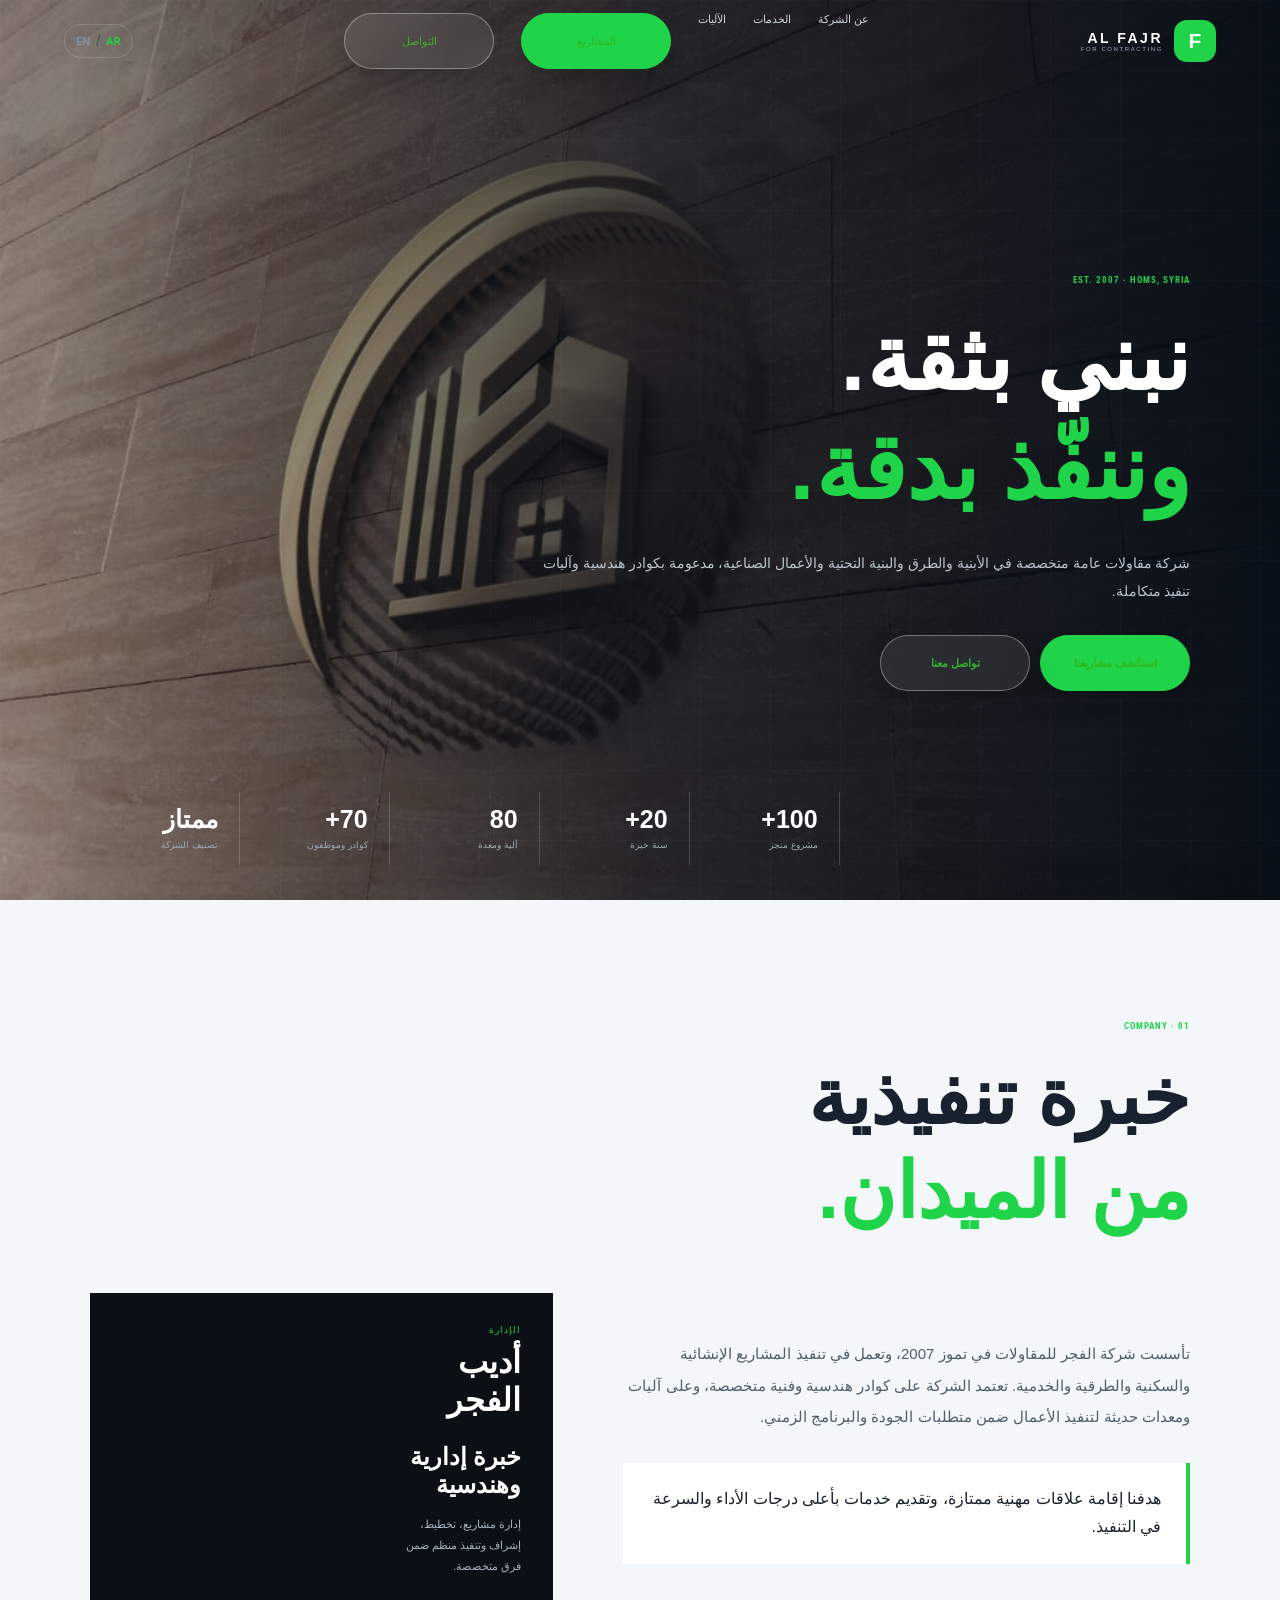
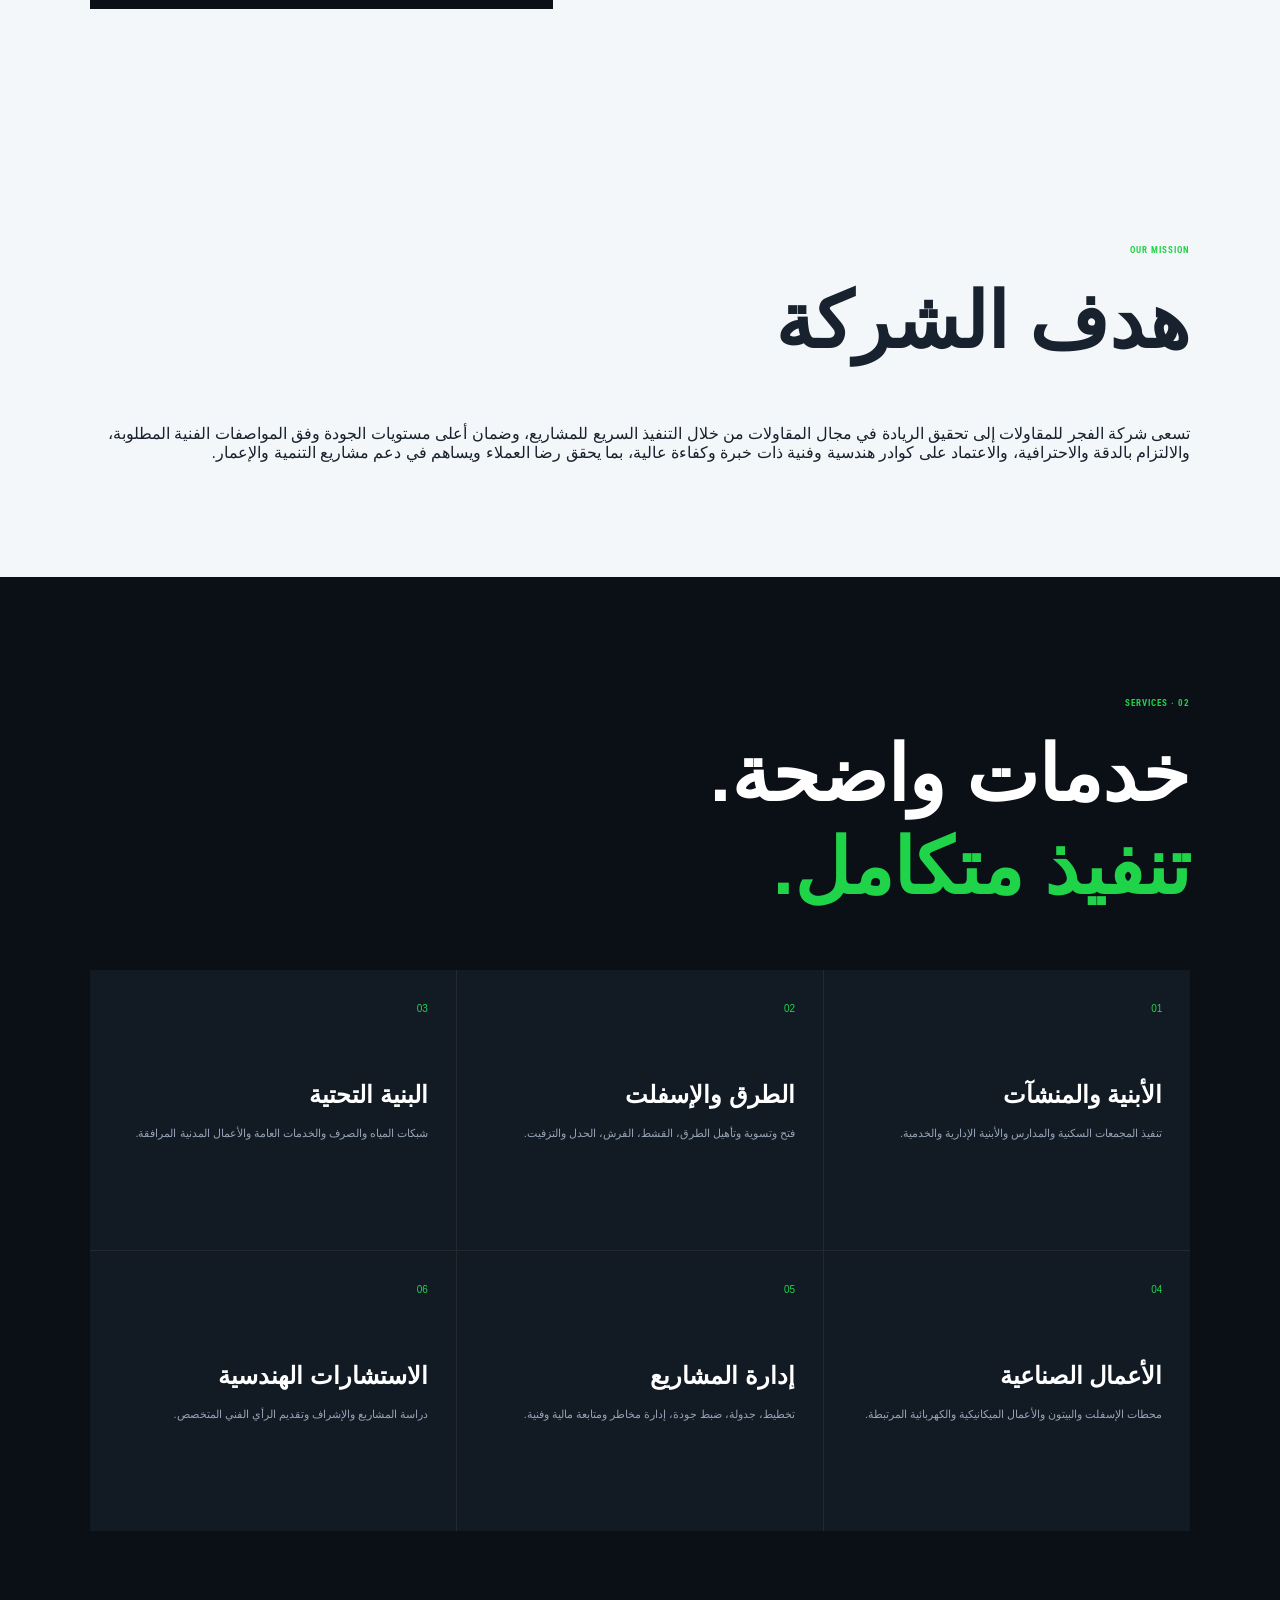
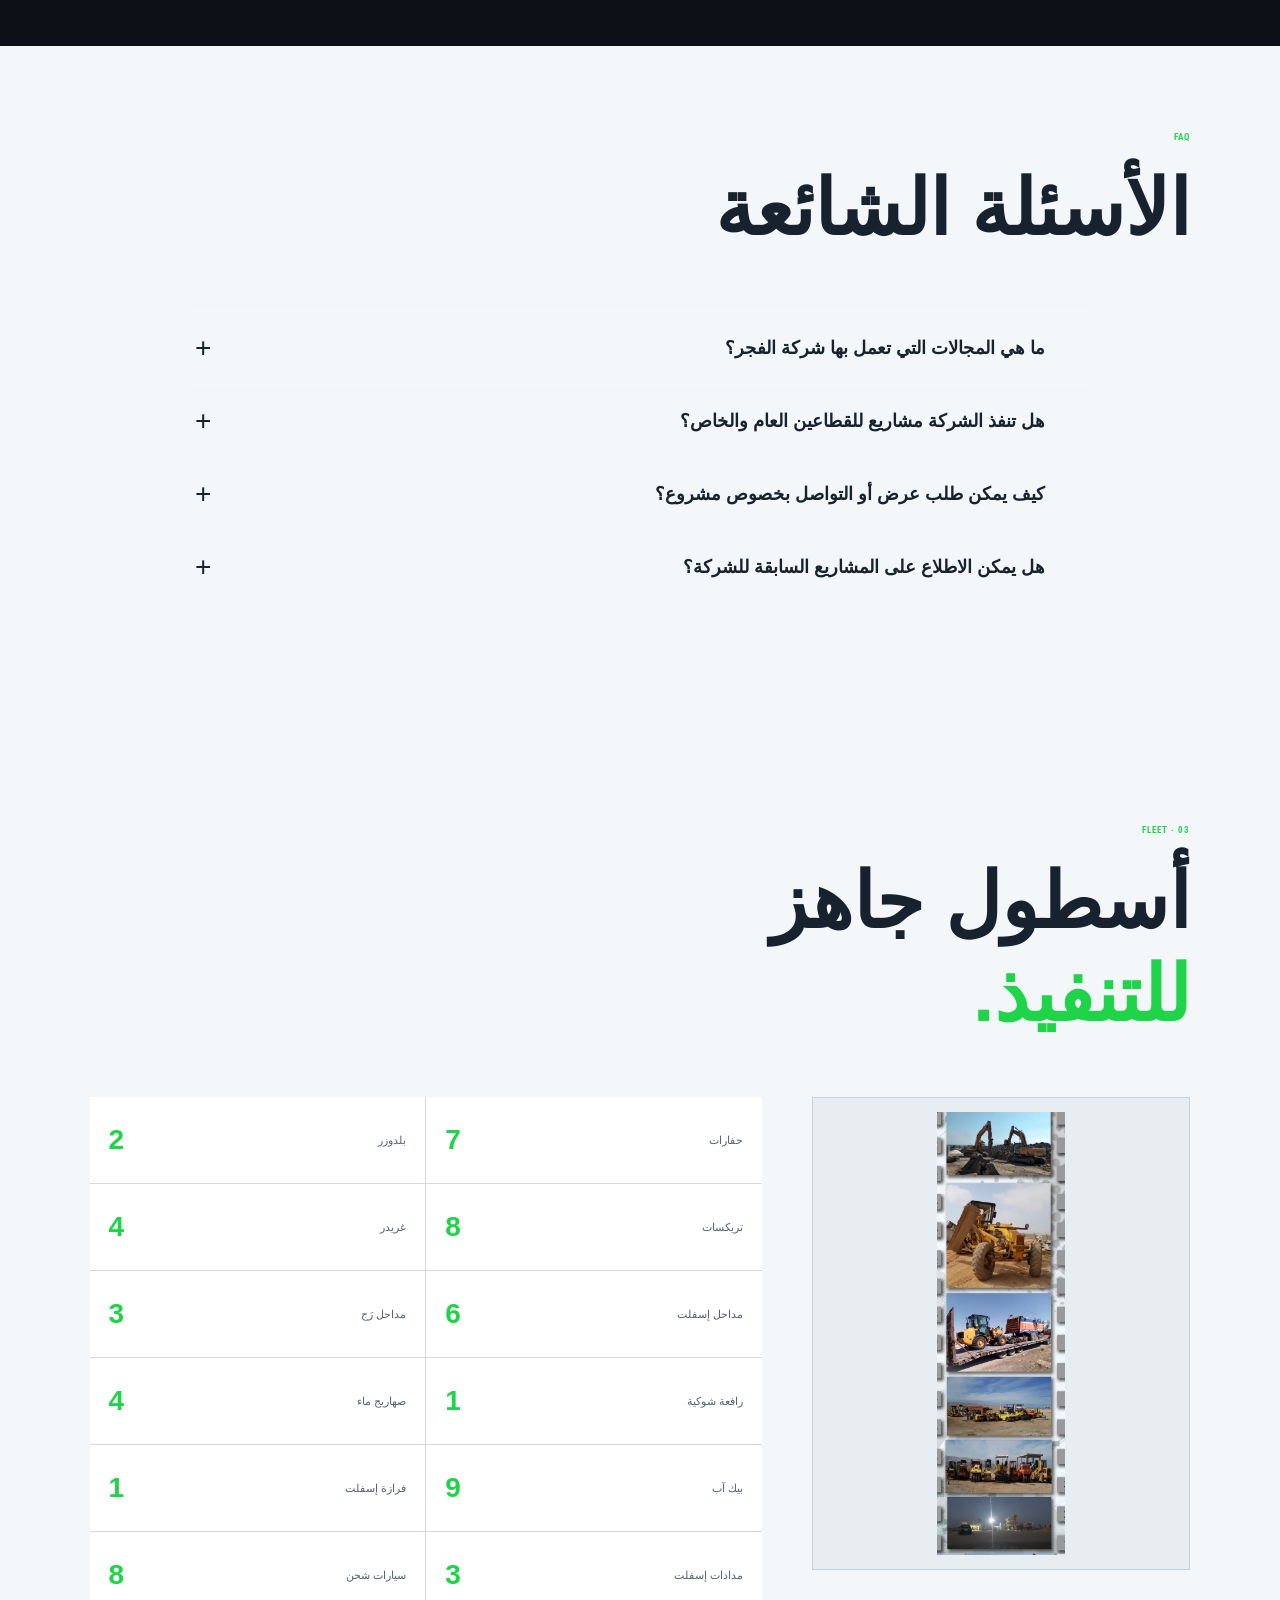
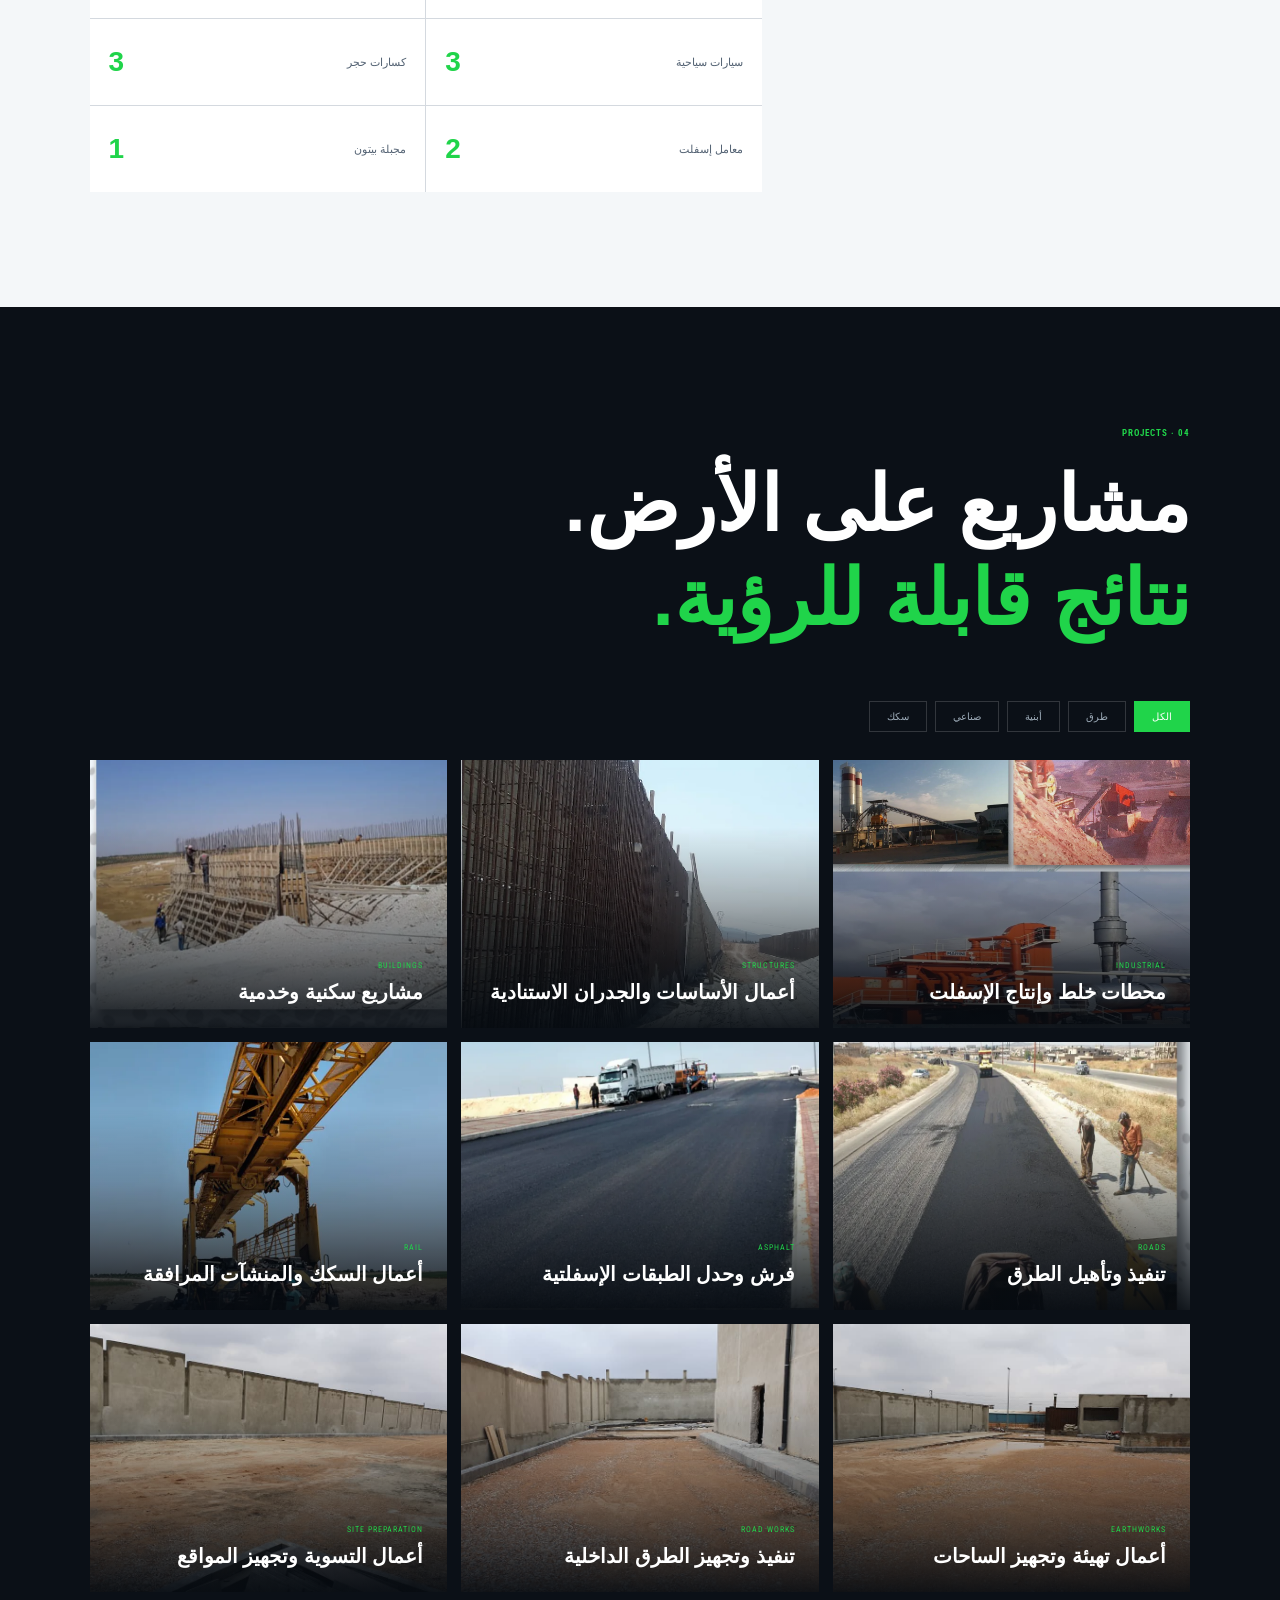
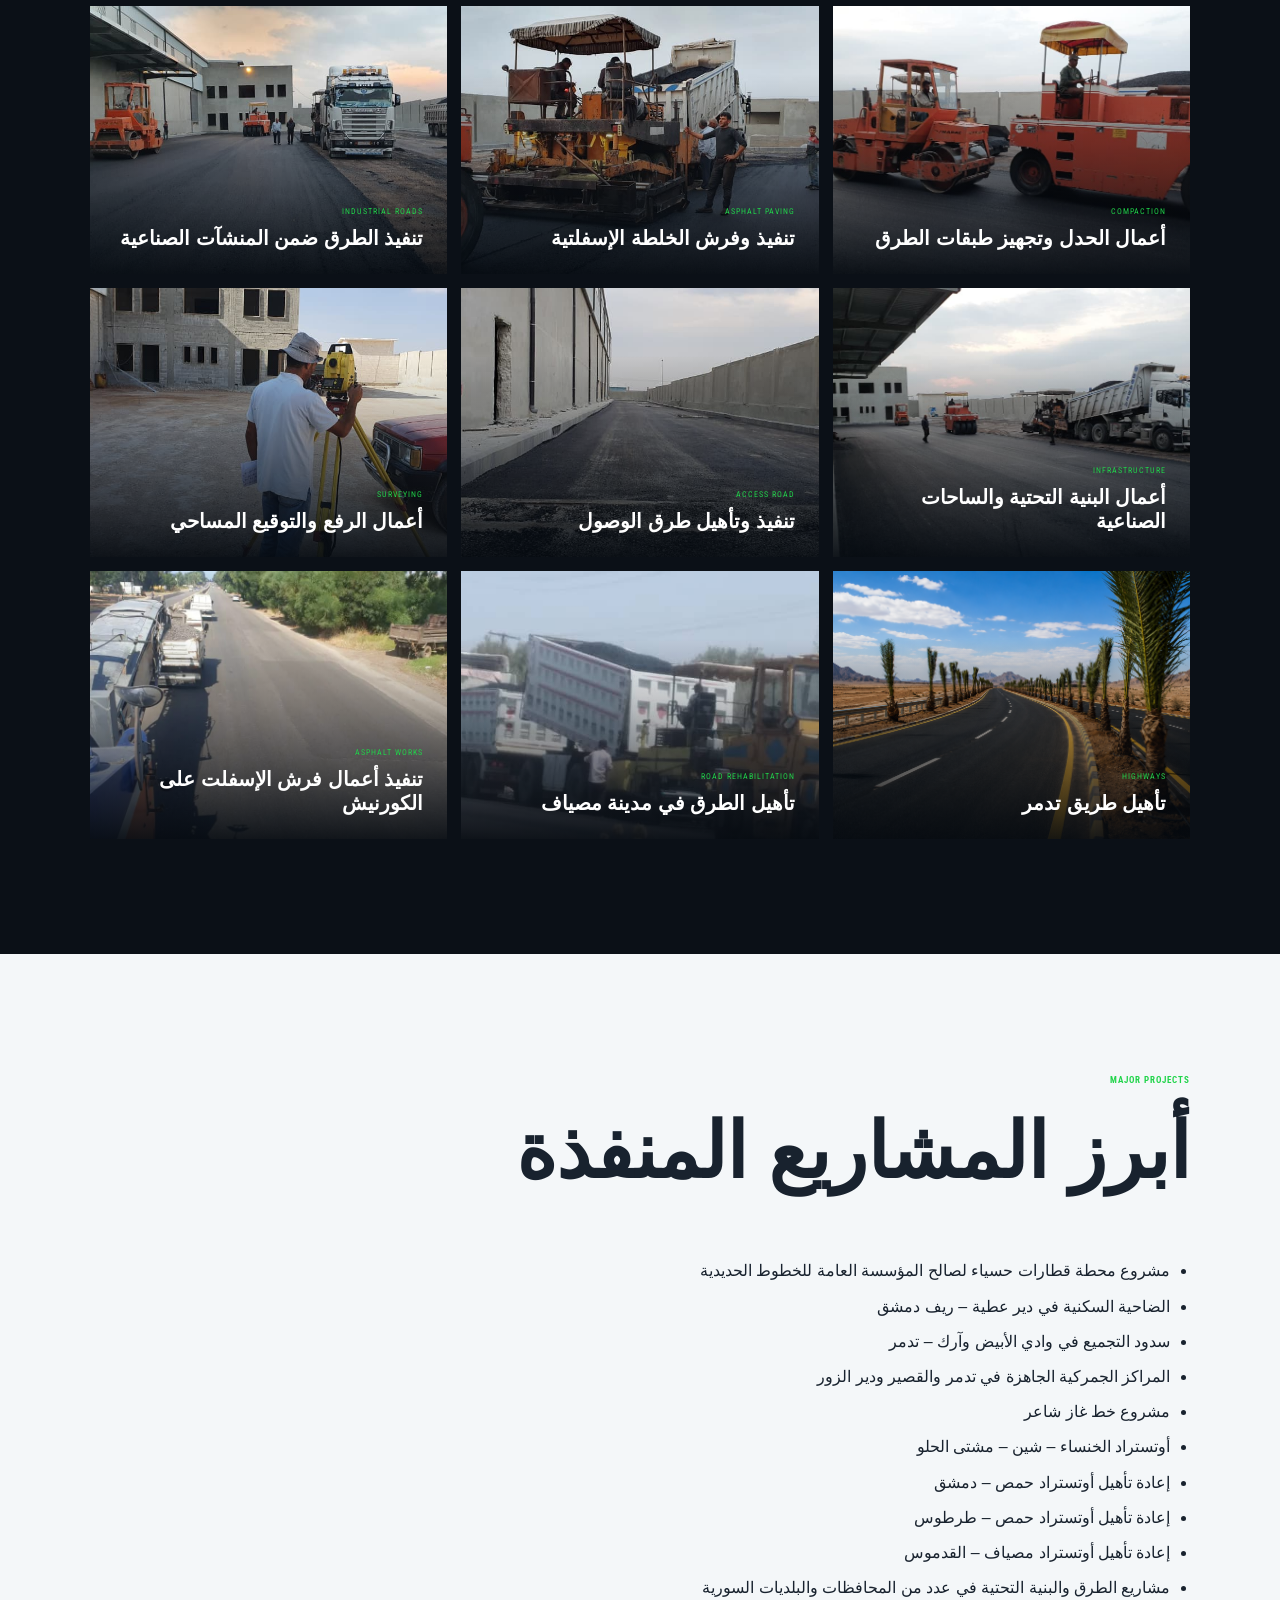
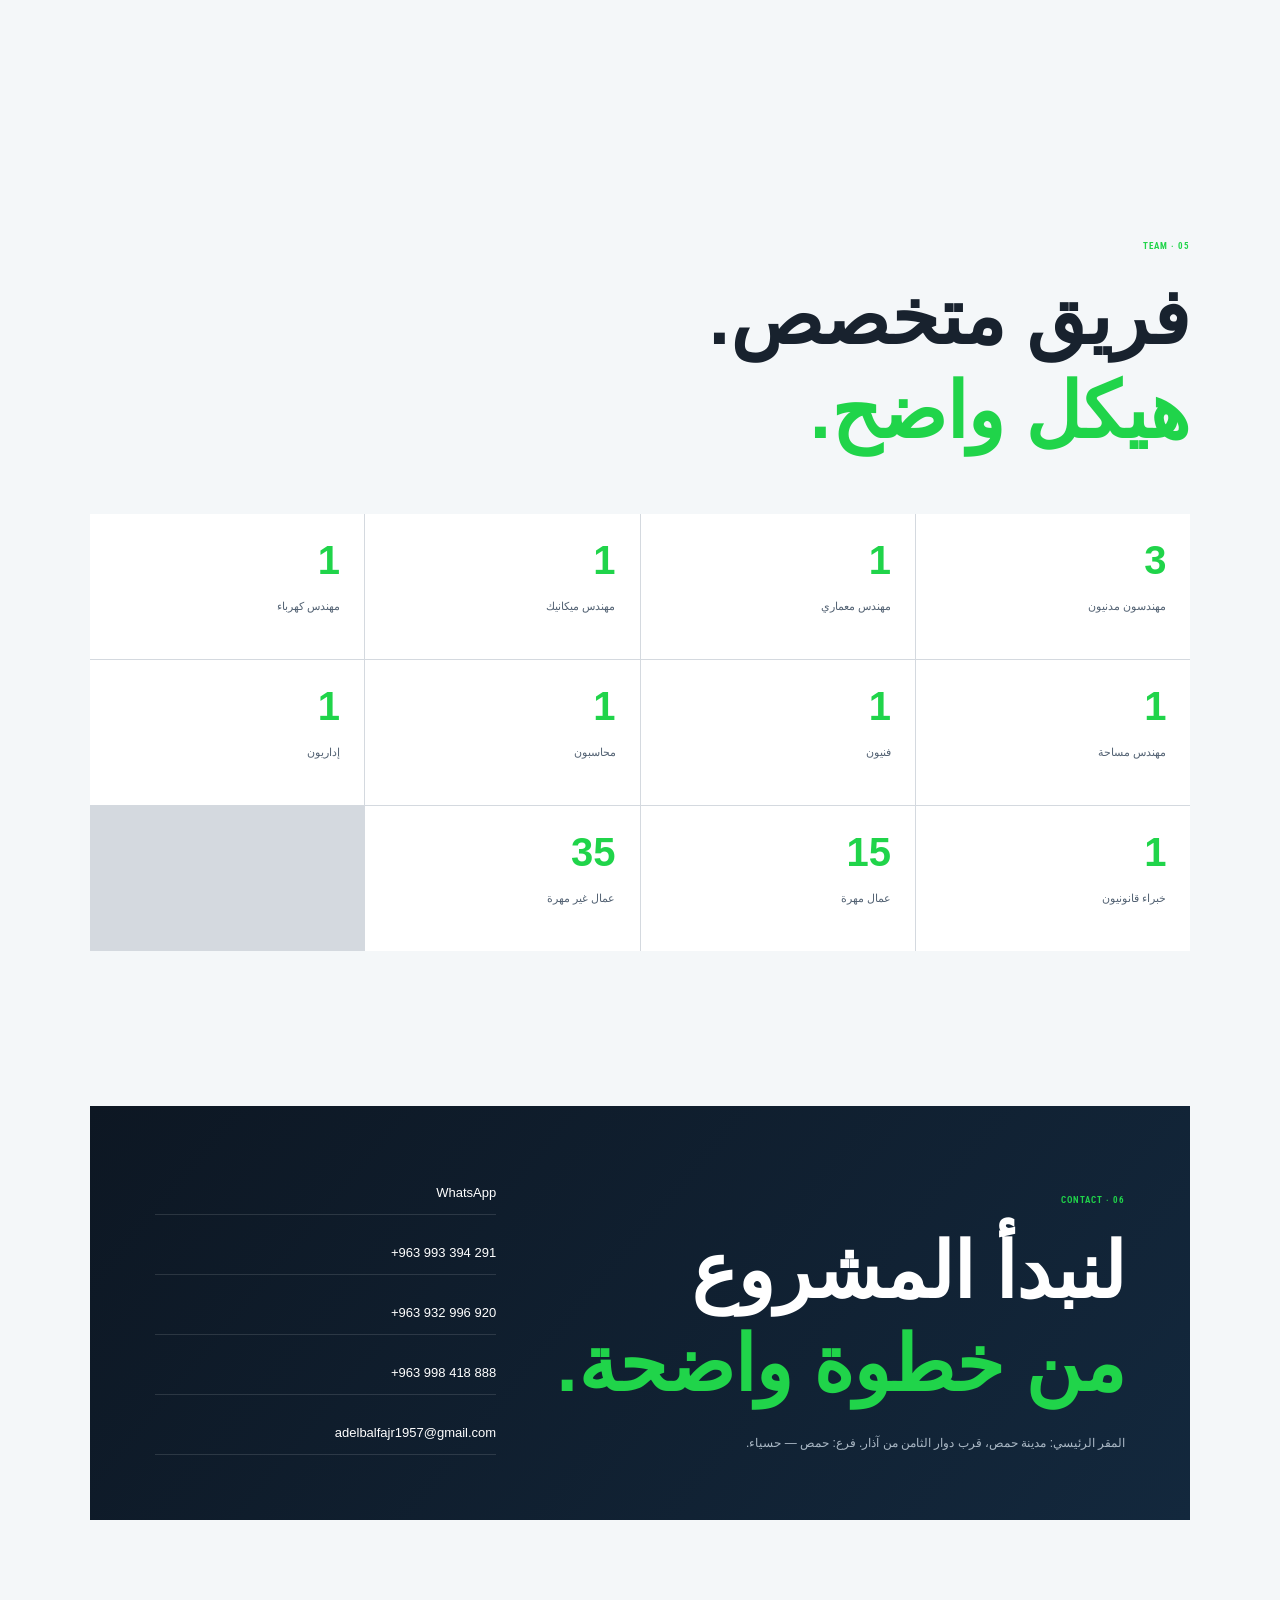
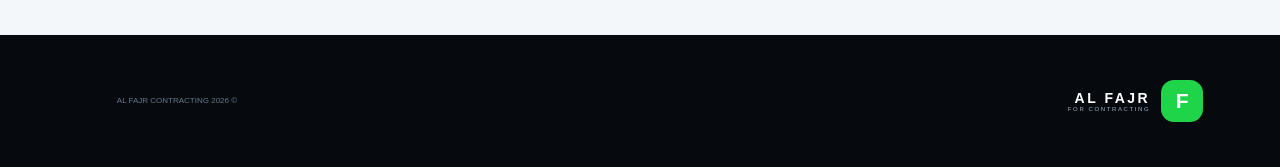
<file: index.html>
<!DOCTYPE html>
<html lang="ar" dir="rtl">
<head>
  <meta charset="UTF-8">
  <meta name="author" content="Al Fajr  Contracting Company">
  <meta name="viewport" content="width=device-width, initial-scale=1.0">
  <meta name="description" content="شركة الفجر للمقاولات — أعمال الطرق، الأبنية، البنية التحتية والمشاريع الصناعية.">
  <meta name="keywords" content="شركة مقاولات, الفجر, , طرق, بنية تحتية, إنشاءات, سوريا">
<title>شركة الفجر للمقاولات | AL FAJR Contracting</title>
<link rel="preconnect" href="https://fonts.googleapis.com">

<link rel="preconnect" href="https://fonts.gstatic.com" crossorigin>

<link
    href="https://fonts.googleapis.com/css2?family=Noto+Kufi+Arabic:wght@400;500;600;700;800&family=Roboto+Condensed:wght@400;500;600;700&display=swap"
    rel="stylesheet"
>
<link rel="stylesheet" href="style.css">
</head>
<body>
  <div class="intro" id="intro" aria-hidden="true">
    <div class="intro-mark">
      <span class="intro-icon">F</span>
      <div>
        <strong>AL FAJR</strong>
        <small>FOR CONTRACTING</small>
      </div>
    </div>
    <span class="intro-line"></span>
  </div>

  <header class="site-header" id="header">
    <a class="brand" href="#home" aria-label="Al Fajr Contracting">
      <span class="brand-icon">F</span>
      <span><strong>AL FAJR</strong><small>FOR CONTRACTING</small></span>
    </a>

    <nav id="nav">
      <a href="#about" data-ar="عن الشركة" data-en="About">عن الشركة</a>
      <a href="#services" data-ar="الخدمات" data-en="Services">الخدمات</a>
      <a href="#fleet" data-ar="الآليات" data-en="Fleet">الآليات</a>
      <a href="#projects" data-ar="المشاريع" data-en="Projects">المشاريع</a>
      <a href="#contact" data-ar="التواصل" data-en="Contact">التواصل</a>
    </nav>

    <div class="header-actions">
      <div class="language">
        <button class="lang active" data-lang="ar">AR</button>
        <span>/</span>
        <button class="lang" data-lang="en">EN</button>
      </div>
      <button class="menu" id="menu" aria-label="Menu"><span></span><span></span></button>
    </div>
  </header>

  <main>
    <section class="hero" id="home">
      <img class="hero-image" src="images/hero.jpeg" alt="مشروع تابع لشركة الفجر">
      <div class="hero-overlay"></div>
      <div class="hero-grid"></div>

      <div class="hero-copy reveal">
        <span class="section-kicker">EST. 2007 · HOMS, SYRIA</span>
        <h1 data-ar="نبني بثقة.<br><em>وننفّذ بدقة.</em>" data-en="Built on trust.<br><em>Delivered with precision.</em>">
          نبني بثقة.<br><em>وننفّذ بدقة.</em>
        </h1>
        <p data-ar="شركة مقاولات عامة متخصصة في الأبنية والطرق والبنية التحتية والأعمال الصناعية، مدعومة بكوادر هندسية وآليات تنفيذ متكاملة."
           data-en="A general contracting company specialized in buildings, roads, infrastructure and industrial works, supported by experienced engineering teams and an integrated fleet.">
          شركة مقاولات عامة متخصصة في الأبنية والطرق والبنية التحتية والأعمال الصناعية، مدعومة بكوادر هندسية وآليات تنفيذ متكاملة.
        </p>
        <div class="hero-actions">
          <a href="#projects" class="primary" data-ar="استكشف مشاريعنا" data-en="Explore projects">استكشف مشاريعنا</a>
          <a href="#contact" class="secondary" data-ar="تواصل معنا" data-en="Contact us">تواصل معنا</a>
        </div>
      </div>

     <div class="hero-stats">

    <article>
    <strong class="counter" data-target="100">0+</strong>

    <span
        data-ar="مشروع منجز"
        data-en="Completed Projects"
    >
        مشروع منجز
    </span>
</article>

<article>
    <strong class="counter" data-target="20">0+</strong>

    <span
        data-ar="سنة خبرة"
        data-en="Years of Experience"
    >
        سنة خبرة
    </span>
</article>

<article>
    <strong class="counter" data-target="80">0+</strong>

    <span
        data-ar="آلية ومعدة"
        data-en="Machines & Equipment"
    >
        آلية ومعدة
    </span>
</article>

<article>
    <strong class="counter" data-target="70">0+</strong>

    <span
        data-ar="كوادر وموظفون"
        data-en="Employees"
    >
        كوادر وموظفون
    </span>
</article>


<article>
    <strong
        data-ar="ممتاز"
        data-en="Excellent"
    >
        ممتاز
    </strong>

    <span
        data-ar="تصنيف الشركة"
        data-en="Company Classification"
    >
        تصنيف الشركة
    </span>
</article>
    </section>

    <section class="about section" id="about">
      <div class="section-head reveal">
        <span class="section-kicker">01 · COMPANY</span>
        <h2 data-ar="خبرة تنفيذية<br><em>من الميدان.</em>" data-en="Execution experience,<br><em>built in the field.</em>">خبرة تنفيذية<br><em>من الميدان.</em></h2>
      </div>

      <div class="about-grid">
        <div class="about-copy reveal">
          <p data-ar="تأسست شركة الفجر للمقاولات في تموز 2007، وتعمل في تنفيذ المشاريع الإنشائية والسكنية والطرقية والخدمية. تعتمد الشركة على كوادر هندسية وفنية متخصصة، وعلى آليات ومعدات حديثة لتنفيذ الأعمال ضمن متطلبات الجودة والبرنامج الزمني."
             data-en="Al Fajr Contracting was established in July 2007 and operates across construction, residential, road and public-service projects. The company relies on specialized engineering and technical teams, supported by modern machinery and equipment to deliver quality work on schedule.">
            تأسست شركة الفجر للمقاولات في تموز 2007، وتعمل في تنفيذ المشاريع الإنشائية والسكنية والطرقية والخدمية. تعتمد الشركة على كوادر هندسية وفنية متخصصة، وعلى آليات ومعدات حديثة لتنفيذ الأعمال ضمن متطلبات الجودة والبرنامج الزمني.
          </p>
          <blockquote data-ar="هدفنا إقامة علاقات مهنية ممتازة، وتقديم خدمات بأعلى درجات الأداء والسرعة في التنفيذ."
                      data-en="Our objective is to build excellent professional relationships and deliver services with high performance and speed of execution.">
            هدفنا إقامة علاقات مهنية ممتازة، وتقديم خدمات بأعلى درجات الأداء والسرعة في التنفيذ.
          </blockquote>
        </div>
<div class="manager-card reveal">

  <div>

    <small data-ar="الإدارة" data-en="Management">
      الإدارة
    </small>

    <!-- اسم المدير -->
    <h2 class="manager-name">
         أديب الفجر
    <h3
      data-ar="خبرة إدارية وهندسية"
      data-en="Engineering-led management"
    >
      خبرة إدارية وهندسية
    </h3>

    <p
      data-ar="إدارة مشاريع، تخطيط، إشراف وتنفيذ منظم ضمن فرق متخصصة."
      data-en="Project management, planning, supervision and organized execution through specialized teams."
    >
      إدارة مشاريع، تخطيط، إشراف وتنفيذ منظم ضمن فرق متخصصة.
    </p>

  </div>

</div>
    </section>
    <section class="section">

    <div class="section-head reveal">
        <span class="section-kicker">OUR MISSION</span>

        <h2
            data-ar="هدف الشركة"
            data-en="Our Mission"
        >
            هدف الشركة
        </h2>
    </div>

    <div class="mission-card reveal">

        <p
            data-ar="تسعى شركة الفجر للمقاولات إلى تحقيق الريادة في مجال المقاولات من خلال التنفيذ السريع للمشاريع، وضمان أعلى مستويات الجودة وفق المواصفات الفنية المطلوبة، والالتزام بالدقة والاحترافية، والاعتماد على كوادر هندسية وفنية ذات خبرة وكفاءة عالية، بما يحقق رضا العملاء ويساهم في دعم مشاريع التنمية والإعمار."
            data-en="Al Fajer Contracting Company aims to achieve leadership in the contracting sector through fast project execution, high-quality workmanship in accordance with technical specifications, precision in implementation, and reliance on highly qualified engineering and technical teams to ensure client satisfaction and support sustainable development."
        >
            تسعى شركة الفجر للمقاولات إلى تحقيق الريادة في مجال المقاولات من خلال التنفيذ السريع للمشاريع، وضمان أعلى مستويات الجودة وفق المواصفات الفنية المطلوبة، والالتزام بالدقة والاحترافية، والاعتماد على كوادر هندسية وفنية ذات خبرة وكفاءة عالية، بما يحقق رضا العملاء ويساهم في دعم مشاريع التنمية والإعمار.
        </p>

    </div>

</section>

    <section class="services section dark" id="services">
      <div class="section-head reveal">
        <span class="section-kicker">02 · SERVICES</span>
        <h2 data-ar="خدمات واضحة.<br><em>تنفيذ متكامل.</em>" data-en="Clear services.<br><em>Integrated delivery.</em>">خدمات واضحة.<br><em>تنفيذ متكامل.</em></h2>
      </div>

      <div class="services-grid">
        <article class="service reveal"><span>01</span><h3 data-ar="الأبنية والمنشآت" data-en="Buildings & structures">الأبنية والمنشآت</h3><p data-ar="تنفيذ المجمعات السكنية والمدارس والأبنية الإدارية والخدمية." data-en="Residential complexes, schools, administrative and service buildings.">تنفيذ المجمعات السكنية والمدارس والأبنية الإدارية والخدمية.</p></article>
        <article class="service reveal"><span>02</span><h3 data-ar="الطرق والإسفلت" data-en="Roads & asphalt">الطرق والإسفلت</h3><p data-ar="فتح وتسوية وتأهيل الطرق، القشط، الفرش، الحدل والتزفيت." data-en="Road opening, leveling, rehabilitation, milling, paving and compaction.">فتح وتسوية وتأهيل الطرق، القشط، الفرش، الحدل والتزفيت.</p></article>
        <article class="service reveal"><span>03</span><h3 data-ar="البنية التحتية" data-en="Infrastructure">البنية التحتية</h3><p data-ar="شبكات المياه والصرف والخدمات العامة والأعمال المدنية المرافقة." data-en="Water, sewage, public services and associated civil works.">شبكات المياه والصرف والخدمات العامة والأعمال المدنية المرافقة.</p></article>
        <article class="service reveal"><span>04</span><h3 data-ar="الأعمال الصناعية" data-en="Industrial works">الأعمال الصناعية</h3><p data-ar="محطات الإسفلت والبيتون والأعمال الميكانيكية والكهربائية المرتبطة." data-en="Asphalt and concrete plants with related mechanical and electrical works.">محطات الإسفلت والبيتون والأعمال الميكانيكية والكهربائية المرتبطة.</p></article>
        <article class="service reveal"><span>05</span><h3 data-ar="إدارة المشاريع" data-en="Project management">إدارة المشاريع</h3><p data-ar="تخطيط، جدولة، ضبط جودة، إدارة مخاطر ومتابعة مالية وفنية." data-en="Planning, scheduling, quality control, risk, financial and technical follow-up.">تخطيط، جدولة، ضبط جودة، إدارة مخاطر ومتابعة مالية وفنية.</p></article>
        <article class="service reveal"><span>06</span><h3 data-ar="الاستشارات الهندسية" data-en="Engineering consultancy">الاستشارات الهندسية</h3><p data-ar="دراسة المشاريع والإشراف وتقديم الرأي الفني المتخصص." data-en="Project studies, supervision and specialized technical consultation.">دراسة المشاريع والإشراف وتقديم الرأي الفني المتخصص.</p></article>
      </div>
    </section>




    <section class="section faq-section" id="faq">

  <div class="section-head reveal">
    <span class="section-kicker">FAQ</span>

    <h2
      data-ar="الأسئلة الشائعة"
      data-en="Frequently Asked Questions"
    >
      الأسئلة الشائعة
    </h2>
  </div>

  <div class="faq-list">

    <details class="faq-item reveal">
      <summary
        data-ar="ما هي المجالات التي تعمل بها شركة الفجر؟"
        data-en="What fields does Al Fajr operate in?"
      >
        ما هي المجالات التي تعمل بها شركة الفجر؟
      </summary>

      <p
        data-ar="تعمل الشركة في تنفيذ مشاريع الطرق والبنية التحتية والمنشآت والأعمال الصناعية والمشاريع المرتبطة بقطاع المقاولات."
        data-en="The company operates in road construction, infrastructure, structures, industrial works and a wide range of contracting projects."
      >
        تعمل الشركة في تنفيذ مشاريع الطرق والبنية التحتية والمنشآت والأعمال الصناعية والمشاريع المرتبطة بقطاع المقاولات.
      </p>
    </details>


    <details class="faq-item reveal">
      <summary
        data-ar="هل تنفذ الشركة مشاريع للقطاعين العام والخاص؟"
        data-en="Does the company work with both public and private sectors?"
      >
        هل تنفذ الشركة مشاريع للقطاعين العام والخاص؟
      </summary>

      <p
        data-ar="نعم، تمتلك الشركة خبرة في تنفيذ مشاريع متنوعة والتعاون مع جهات مختلفة وفق متطلبات كل مشروع."
        data-en="Yes. The company has experience delivering diverse projects and working with different clients according to each project's requirements."
      >
        نعم، تمتلك الشركة خبرة في تنفيذ مشاريع متنوعة والتعاون مع جهات مختلفة وفق متطلبات كل مشروع.
      </p>
    </details>


    <details class="faq-item reveal">
      <summary
        data-ar="كيف يمكن طلب عرض أو التواصل بخصوص مشروع؟"
        data-en="How can I request a quotation or discuss a project?"
      >
        كيف يمكن طلب عرض أو التواصل بخصوص مشروع؟
      </summary>

      <p
        data-ar="يمكن التواصل مباشرة مع الشركة عبر أرقام الاتصال أو واتساب الموجودة في قسم التواصل."
        data-en="You can contact the company directly through the phone numbers or WhatsApp listed in the contact section."
      >
        يمكن التواصل مباشرة مع الشركة عبر أرقام الاتصال أو واتساب الموجودة في قسم التواصل.
      </p>
    </details>


    <details class="faq-item reveal">
      <summary
        data-ar="هل يمكن الاطلاع على المشاريع السابقة للشركة؟"
        data-en="Can I view the company's previous projects?"
      >
        هل يمكن الاطلاع على المشاريع السابقة للشركة؟
      </summary>

      <p
        data-ar="نعم، يعرض الموقع مجموعة من المشاريع والأعمال التي قامت الشركة بتنفيذها في مجالات متعددة."
        data-en="Yes. The website showcases a selection of projects and works completed by the company across several fields."
      >
        نعم، يعرض الموقع مجموعة من المشاريع والأعمال التي قامت الشركة بتنفيذها في مجالات متعددة.
      </p>
    </details>

  </div>

</section>

    <section class="fleet section" id="fleet">
      <div class="section-head reveal">
        <span class="section-kicker">03 · FLEET</span>
        <h2 data-ar="أسطول جاهز<br><em>للتنفيذ.</em>" data-en="A fleet ready<br><em>to deliver.</em>">أسطول جاهز<br><em>للتنفيذ.</em></h2>
      </div>

      <div class="fleet-layout">
        <img class="fleet-image reveal" src="images/machinery.webp" alt="آليات شركة الفجر" loading="lazy">
        <div class="fleet-list reveal" id="fleetList"></div>
      </div>
    </section>

    <section class="projects section dark" id="projects">
      <div class="section-head reveal">
        <span class="section-kicker">04 · PROJECTS</span>
        <h2 data-ar="مشاريع على الأرض.<br><em>نتائج قابلة للرؤية.</em>" data-en="Projects on the ground.<br><em>Results you can see.</em>">مشاريع على الأرض.<br><em>نتائج قابلة للرؤية.</em></h2>
      </div>

      <div class="project-filters reveal">
        <button class="active" data-filter="all" data-ar="الكل" data-en="All">الكل</button>
        <button data-filter="roads" data-ar="طرق" data-en="Roads">طرق</button>
        <button data-filter="buildings" data-ar="أبنية" data-en="Buildings">أبنية</button>
        <button data-filter="industrial" data-ar="صناعي" data-en="Industrial">صناعي</button>
        <button data-filter="rail" data-ar="سكك" data-en="Rail">سكك</button>
      </div>

      <div class="projects-grid">
        <article class="project reveal" data-category="industrial"><img src="images/plant.webp" alt="" loading="lazy"><div><small>INDUSTRIAL</small><h3 data-ar="محطات خلط وإنتاج الإسفلت" data-en="Asphalt production plants">محطات خلط وإنتاج الإسفلت</h3></div></article>
        <article class="project reveal" data-category="buildings"><img src="images/residential-1.webp" alt="" loading="lazy"><div><small>STRUCTURES</small><h3 data-ar="أعمال الأساسات والجدران الاستنادية" data-en="Foundations and retaining structures">أعمال الأساسات والجدران الاستنادية</h3></div></article>
        <article class="project reveal" data-category="buildings"><img src="images/residential-2.webp" alt="" loading="lazy"><div><small>BUILDINGS</small><h3 data-ar="مشاريع سكنية وخدمية" data-en="Residential and service projects">مشاريع سكنية وخدمية</h3></div></article>
        <article class="project reveal" data-category="roads"><img src="images/road-1.webp" alt="" loading="lazy"><div><small>ROADS</small><h3 data-ar="تنفيذ وتأهيل الطرق" data-en="Road construction and rehabilitation">تنفيذ وتأهيل الطرق</h3></div></article>
        <article class="project reveal" data-category="roads"><img src="images/road-2.webp" alt="" loading="lazy"><div><small>ASPHALT</small><h3 data-ar="فرش وحدل الطبقات الإسفلتية" data-en="Asphalt paving and compaction">فرش وحدل الطبقات الإسفلتية</h3></div></article>
        <article class="project reveal" data-category="rail"><img src="images/rail.webp" alt="" loading="lazy"><div><small>RAIL</small><h3 data-ar="أعمال السكك والمنشآت المرافقة" data-en="Rail and associated structures">أعمال السكك والمنشآت المرافقة</h3></div></article>
    <article class="project reveal" data-category="roads">
    <img src="images/1.jpeg" alt="أعمال تجهيز الساحات" loading="lazy">

    <div>
        <small>EARTHWORKS</small>

        <h3
            data-ar="أعمال تهيئة وتجهيز الساحات"
            data-en="Site preparation and yard works"
        >
            أعمال تهيئة وتجهيز الساحات
        </h3>
    </div>
</article>


<article class="project reveal" data-category="roads">
    <img src="images/2.jpeg" alt="تنفيذ طرق داخلية" loading="lazy">

    <div>
        <small>ROAD WORKS</small>

        <h3
            data-ar="تنفيذ وتجهيز الطرق الداخلية"
            data-en="Internal road construction"
        >
            تنفيذ وتجهيز الطرق الداخلية
        </h3>
    </div>
</article>


<article class="project reveal" data-category="roads">
    <img src="images/3.jpeg" alt="أعمال تسوية وتجهيز المواقع" loading="lazy">

    <div>
        <small>SITE PREPARATION</small>

        <h3
            data-ar="أعمال التسوية وتجهيز المواقع"
            data-en="Site leveling and preparation works"
        >
            أعمال التسوية وتجهيز المواقع
        </h3>
    </div>
</article>


<article class="project reveal" data-category="roads">
    <img src="images/4.jpeg" alt="آليات الحدل والرصف" loading="lazy">

    <div>
        <small>COMPACTION</small>

        <h3
            data-ar="أعمال الحدل وتجهيز طبقات الطرق"
            data-en="Road compaction and layer preparation"
        >
            أعمال الحدل وتجهيز طبقات الطرق
        </h3>
    </div>
</article>


<article class="project reveal" data-category="roads">
    <img src="images/5.jpeg" alt="تنفيذ وفرش الإسفلت" loading="lazy">

    <div>
        <small>ASPHALT PAVING</small>

        <h3
            data-ar="تنفيذ وفرش الخلطة الإسفلتية"
            data-en="Asphalt mixture paving works"
        >
            تنفيذ وفرش الخلطة الإسفلتية
        </h3>
    </div>
</article>


<article class="project reveal" data-category="industrial">
    <img src="images/6.jpeg" alt="طرق ضمن منشأة صناعية" loading="lazy">

    <div>
        <small>INDUSTRIAL ROADS</small>

        <h3
            data-ar="تنفيذ الطرق ضمن المنشآت الصناعية"
            data-en="Road construction within industrial facilities"
        >
            تنفيذ الطرق ضمن المنشآت الصناعية
        </h3>
    </div>
</article>


<article class="project reveal" data-category="industrial">
    <img src="images/7.jpeg" alt="أعمال بنية تحتية صناعية" loading="lazy">

    <div>
        <small>INFRASTRUCTURE</small>

        <h3
            data-ar="أعمال البنية التحتية والساحات الصناعية"
            data-en="Industrial infrastructure and yard works"
        >
            أعمال البنية التحتية والساحات الصناعية
        </h3>
    </div>
</article>


<article class="project reveal" data-category="roads">
    <img src="images/8.jpeg" alt="تنفيذ طريق وصول" loading="lazy">

    <div>
        <small>ACCESS ROAD</small>

        <h3
            data-ar="تنفيذ وتأهيل طرق الوصول"
            data-en="Access road construction and rehabilitation"
        >
            تنفيذ وتأهيل طرق الوصول
        </h3>
    </div>
</article>


<article class="project reveal" data-category="roads">
    <img src="images/9.jpeg" alt="أعمال المساحة بالموقع" loading="lazy">

    <div>
        <small>SURVEYING</small>

        <h3
            data-ar="أعمال الرفع والتوقيع المساحي"
            data-en="Surveying and site layout works"
        >
            أعمال الرفع والتوقيع المساحي
        </h3>
    </div>
</article>
    
    <article class="project reveal" data-category="roads">
    <img src="images/تدمر.png" alt="Palmyra Road" loading="lazy">

    <div>
        <small>HIGHWAYS</small>

        <h3
            data-ar="تأهيل طريق تدمر"
            data-en="Palmyra Road Rehabilitation"
        >
            تأهيل طريق تدمر
        </h3>
    </div>
</article>
    

<article class="project reveal" data-category="roads">
    <img src="images/مصياف 1.jpeg" alt="Masyaf Road" loading="lazy">

    <div>
        <small>ROAD REHABILITATION</small>

        <h3
            data-ar="تأهيل الطرق في مدينة مصياف"
            data-en="Masyaf Road Rehabilitation"
        >
            تأهيل الطرق في مدينة مصياف
        </h3>
    </div>
</article>


<article class="project reveal" data-category="roads">
    <img src="images/كورنيش 1.jpeg" alt="Corniche Asphalt" loading="lazy">

    <div>
        <small>ASPHALT WORKS</small>

        <h3
            data-ar="تنفيذ أعمال فرش الإسفلت على الكورنيش"
            data-en="Corniche Asphalt Paving"
        >
            تنفيذ أعمال فرش الإسفلت على الكورنيش
        </h3>
    </div>
</article>
    
      </div>




    </section>
    <section class="section">

    <div class="section-head reveal">

        <span class="section-kicker">MAJOR PROJECTS</span>

        <h2
            data-ar="أبرز المشاريع المنفذة"
            data-en="Major Projects"
        >
            أبرز المشاريع المنفذة
        </h2>

    </div>

    <div class="mission-card reveal">

        <ul style="line-height:2.2;padding-right:20px;">

            <li
                data-ar="مشروع محطة قطارات حسياء لصالح المؤسسة العامة للخطوط الحديدية"
                data-en="Train Station Project – Hasiya (Railway Company)"
            >
                مشروع محطة قطارات حسياء لصالح المؤسسة العامة للخطوط الحديدية
            </li>

            <li
                data-ar="الضاحية السكنية في دير عطية – ريف دمشق"
                data-en="Residential Suburb – Deir Atiyah, Rural Damascus"
            >
                الضاحية السكنية في دير عطية – ريف دمشق
            </li>

            <li
                data-ar="سدود التجميع في وادي الأبيض وآرك – تدمر"
                data-en="Collection Dams – Wadi Abyad & Ark, Palmyra"
            >
                سدود التجميع في وادي الأبيض وآرك – تدمر
            </li>

            <li
                data-ar="المراكز الجمركية الجاهزة في تدمر والقصير ودير الزور"
                data-en="Turnkey Customs Centers – Palmyra, Al-Qusayr & Deir Ez-Zor"
            >
                المراكز الجمركية الجاهزة في تدمر والقصير ودير الزور
            </li>

            <li
                data-ar="مشروع خط غاز شاعر"
                data-en="Shaer Gas Pipeline Project"
            >
                مشروع خط غاز شاعر
            </li>

            <li
                data-ar="أوتستراد الخنساء – شين – مشتى الحلو"
                data-en="Al-Khansa – Sheen – Mashta Al-Helou Highway"
            >
                أوتستراد الخنساء – شين – مشتى الحلو
            </li>

            <li
                data-ar="إعادة تأهيل أوتستراد حمص – دمشق"
                data-en="Homs – Damascus Highway Rehabilitation"
            >
                إعادة تأهيل أوتستراد حمص – دمشق
            </li>

            <li
                data-ar="إعادة تأهيل أوتستراد حمص – طرطوس"
                data-en="Homs – Tartous Highway Rehabilitation"
            >
                إعادة تأهيل أوتستراد حمص – طرطوس
            </li>

            <li
                data-ar="إعادة تأهيل أوتستراد مصياف – القدموس"
                data-en="Masyaf – Al-Qadmous Highway Rehabilitation"
            >
                إعادة تأهيل أوتستراد مصياف – القدموس
            </li>

            <li
                data-ar="مشاريع الطرق والبنية التحتية في عدد من المحافظات والبلديات السورية"
                data-en="Road & Infrastructure Projects across Syrian Governorates"
            >
                مشاريع الطرق والبنية التحتية في عدد من المحافظات والبلديات السورية
            </li>

        </ul>

    </div>

</section>
    

    <section class="team section">
      <div class="section-head reveal">
        <span class="section-kicker">05 · TEAM</span>
        <h2 data-ar="فريق متخصص.<br><em>هيكل واضح.</em>" data-en="Specialized people.<br><em>Clear structure.</em>">فريق متخصص.<br><em>هيكل واضح.</em></h2>
      </div>
      <div class="team-grid reveal" id="teamGrid"></div>
    </section>

    <section class="contact section" id="contact">
      <div class="contact-panel reveal">
        <div>
          <span class="section-kicker">06 · CONTACT</span>
          <h2 data-ar="لنبدأ المشروع<br><em>من خطوة واضحة.</em>" data-en="Let’s start the project<br><em>with a clear first step.</em>">لنبدأ المشروع<br><em>من خطوة واضحة.</em></h2>
          <p data-ar="المقر الرئيسي: مدينة حمص، قرب دوار الثامن من آذار. فرع: حمص — حسياء."
             data-en="Head office: Homs, near the 8th of March roundabout. Branch: Homs — Hassia.">
            المقر الرئيسي: مدينة حمص، قرب دوار الثامن من آذار. فرع: حمص — حسياء.
          </p>
        </div>
        <div class="contact-links">
         <a href="https://wa.me/+963982646408"
   target="_blank"
   class="btn">
    WhatsApp
     
</a>

<a href="tel:+963933439462" class="phone-number">
   +963 993 394 291
</a>

<a href="tel:+963932996920" class="phone-number">
    +963 932 996 920
</a>
<a href="tel:+963998418888" class="phone-number">
   +963 998 418 888
</a>
          <a href="mailto:adelbalfajr1957@gmail.com">adelbalfajr1957@gmail.com</a>
        </div>
      </div>
    </section>
  </main>

  <footer>
    <a class="brand" href="#home">
      <span class="brand-icon">F</span>
      <span><strong>AL FAJR</strong><small>FOR CONTRACTING</small></span>
    </a>
    <p>© 2026 AL FAJR CONTRACTING</p>
  </footer>

  <script src="app.js"></script>
</body>
</html>
</file>
<file: style.css>
:root{
  --ink:#0b1017;
  --ink-2:#121a24;
  --paper:#f4f7f9;
  --white:#fff;
  --text:#18222e;
  --muted:#687687;
  --blue:#20d44a;
  --blue-2:#20d44a;
  --line:rgba(15,39,65,.14);
}
*{box-sizing:border-box;margin:0;padding:0}
html{scroll-behavior:smooth}
body {
  font-family: "Noto Sans Arabic", Arial, sans-serif;
  background: var(--paper);
  color: var(--text);
  overflow-x: hidden;
  font-weight: 400;
}

html[dir="ltr"] body {
  font-family: "Roboto Condensed", Arial, sans-serif;
}
html[dir=ltr] body{font-family:"Segoe UI",Arial,sans-serif}
a{text-decoration:none;color:inherit}
button{font:inherit}
img{display:block;max-width:100%}
.intro{position:fixed;inset:0;z-index:9999;display:grid;place-items:center;background:var(--ink);transition:.7s;overflow:hidden}
.intro.hide{opacity:0;visibility:hidden}
.intro-mark{display:flex;align-items:center;gap:17px;color:#fff;animation:introIn .8s ease}
.intro-icon,.brand-icon{display:grid;place-items:center;background:linear-gradient(145deg,var(--blue-2),var(--blue));color:#fff;font-weight:800}
.intro-icon{width:70px;height:70px;border-radius:22px;font-size:36px}
.intro-mark div,.brand span:last-child{display:flex;flex-direction:column}
.intro-mark strong{font-size:25px;letter-spacing:5px}
.intro-mark small{font-size:8px;letter-spacing:3px;color:#9ab7d5}
.intro-line{position:absolute;width:170px;height:2px;background:var(--blue);transform:translateY(70px);animation:load 1.2s ease}
@keyframes introIn{from{opacity:0;transform:translateY(14px)}}
@keyframes load{from{transform:translate(-170px,70px)}}
.site-header{position:fixed;z-index:1000;top:0;width:100%;height:82px;padding:0 5vw;display:flex;align-items:center;justify-content:space-between;color:#fff;transition:.3s}
.site-header.scrolled{height:70px;background:rgba(10,16,23,.92);backdrop-filter:blur(14px);border-bottom:1px solid rgba(255,255,255,.08)}
.brand{display:flex;align-items:center;gap:11px}
.brand-icon{width:42px;height:42px;border-radius:13px;font-size:21px}
.brand strong{font-family:Arial,sans-serif;font-size:14px;letter-spacing:2.5px}
.brand small{font-family:Arial,sans-serif;font-size:6px;letter-spacing:1.6px;color:#9eb2c8}
nav{display:flex;gap:27px}
nav a{font-size:11px;color:#c8d3de;transition:.25s}
nav a:hover{color:#fff}
.header-actions{display:flex;align-items:center;gap:13px}
.language{display:flex;gap:6px;align-items:center;border:1px solid rgba(255,255,255,.16);border-radius:99px;padding:7px 11px}
.language button{border:0;background:none;color:#8192a4;font-size:10px;font-weight:700;cursor:pointer}
.language button.active{color:var(--blue-2)}
.language span{color:#425363}
.menu{display:none;width:42px;height:42px;border:1px solid rgba(255,255,255,.16);border-radius:50%;background:none;position:relative}
.menu span{position:absolute;left:12px;width:17px;height:1px;background:#fff}
.menu span:first-child{top:16px}.menu span:last-child{top:23px}
.hero{position:relative;min-height:100vh;padding:150px 7vw 90px;display:flex;align-items:center;color:#fff;overflow:hidden}
.hero-image,.hero-overlay,.hero-grid{position:absolute;inset:0;width:100%;height:100%}
.hero-image{object-fit:cover}
.hero-overlay{background:linear-gradient(90deg,rgba(7,14,23,.97) 0%,rgba(7,14,23,.76) 50%,rgba(7,14,23,.2) 100%)}
html[dir=rtl] .hero-overlay{background:linear-gradient(270deg,rgba(7,14,23,.97) 0%,rgba(7,14,23,.76) 50%,rgba(7,14,23,.2) 100%)}
.hero-grid{opacity:.13;background-image:linear-gradient(rgba(255,255,255,.15) 1px,transparent 1px),linear-gradient(90deg,rgba(255,255,255,.15) 1px,transparent 1px);background-size:70px 70px}
.hero-copy{position:relative;z-index:3;max-width:780px}
.section-kicker{font-family:Arial,sans-serif;font-size:9px;font-weight:700;letter-spacing:2.1px;color:var(--blue-2)}
.hero h1,.section-head h2,.contact h2{margin-top:18px;font-size:clamp(52px,7vw,96px);line-height:1.04;font-weight:700}
.hero h1 em,.section-head h2 em,.contact h2 em{font-style:normal;color:var(--blue-2)}
.hero-copy p{max-width:650px;margin-top:26px;color:#b9c4cf;font-size:14px;line-height:2}
.hero-actions{display:flex;gap:10px;margin-top:30px;flex-wrap:wrap}
.hero-actions a{min-height:54px;padding:0 23px;display:flex;align-items:center;justify-content:center;font-size:11px;font-weight:700}
.primary{background:var(--blue);color:#fff}
.secondary{border:1px solid rgba(255,255,255,.22);color:#fff}
.hero-stats{position:absolute;z-index:4;bottom:35px;right:7vw;display:flex}
html[dir=rtl] .hero-stats{right:auto;left:7vw}
.hero-stats article{min-width:150px;padding:13px 21px;border-inline-start:1px solid rgba(255,255,255,.17)}
.hero-stats strong{display:block;font-family:Arial;font-size:25px}
.hero-stats span{color:#9cabb9;font-size:9px}
.section{padding:115px 7vw}
.section-head{margin-bottom:55px}
.section-head h2,.contact h2{font-size:clamp(45px,6vw,78px)}
.about-grid{display:grid;grid-template-columns:1.1fr .9fr;gap:70px;align-items:center}
.about-copy>p{font-size:15px;line-height:2.1;color:#4f5e6c}
.about-copy blockquote{margin-top:30px;padding:22px 25px;border-inline-start:4px solid var(--blue);background:#fff;font-size:16px;line-height:1.8}
.manager-card{display:grid;grid-template-columns:.85fr 1.15fr;background:var(--ink);color:#fff;min-height:310px}
.manager-card img{width:100%;height:100%;object-fit:cover}
.manager-card div{padding:32px;display:flex;flex-direction:column;justify-content:center}
.manager-card small{color:var(--blue-2);font-size:9px}
.manager-card h3{margin-top:10px;font-size:24px}
.manager-card p{margin-top:15px;color:#a9b5c1;font-size:11px;line-height:1.9}
.dark{background:var(--ink);color:#fff}
.services-grid{display:grid;grid-template-columns:repeat(3,1fr);gap:1px;background:rgba(255,255,255,.1)}
.service{min-height:280px;padding:28px;background:var(--ink-2);transition:.3s}
.service:hover{background:#162334}
.service>span{font-family:Arial;color:var(--blue-2);font-size:10px}
.service h3{margin-top:65px;font-size:24px}
.service p{margin-top:14px;color:#94a4b5;font-size:11px;line-height:1.9}
.fleet-layout{display:grid;grid-template-columns:.72fr 1.28fr;gap:50px;align-items:start}
.fleet-image{width:100%;max-height:720px;object-fit:cover;object-position:center;border:1px solid var(--line)}
.fleet-list{display:grid;grid-template-columns:repeat(2,1fr);gap:1px;background:var(--line)}
.fleet-item{min-height:86px;padding:17px 19px;background:#fff;display:flex;align-items:center;justify-content:space-between}
.fleet-item span{font-size:11px;color:#536273}
.fleet-item strong{font-family:Arial;font-size:28px;color:var(--blue)}
.project-filters{display:flex;gap:8px;flex-wrap:wrap;margin-bottom:28px}
.project-filters button{border:1px solid rgba(255,255,255,.16);background:none;color:#9eacb9;padding:9px 17px;font-size:10px;cursor:pointer}
.project-filters button.active{background:var(--blue);border-color:var(--blue);color:#fff}
.projects-grid{display:grid;grid-template-columns:repeat(3,1fr);gap:14px}
.project{position:relative;min-height:430px;overflow:hidden}
.project.hidden{display:none}
.project img{width:100%;height:100%;object-fit:cover;transition:.45s}
.project:after{content:"";position:absolute;inset:0;background:linear-gradient(transparent 45%,rgba(5,10,16,.94))}
.project:hover img{transform:scale(1.04)}
.project div{position:absolute;z-index:2;bottom:0;padding:25px}
.project small{color:var(--blue-2);font-size:8px;letter-spacing:1.5px}
.project h3{margin-top:8px;font-size:20px}
.team-grid{display:grid;grid-template-columns:repeat(4,1fr);gap:1px;background:var(--line)}
.team-card{background:#fff;padding:24px;min-height:145px}
.team-card strong{font-family:Arial;font-size:40px;color:var(--blue)}
.team-card span{display:block;margin-top:17px;font-size:11px;color:#536273}
.contact{padding-top:40px}
.contact-panel{padding:65px;background:linear-gradient(130deg,#0d1723,#13283d);color:#fff;display:grid;grid-template-columns:1.25fr .75fr;gap:60px;align-items:end}
.contact-panel p{margin-top:20px;max-width:600px;color:#aab8c5;line-height:1.9;font-size:12px}
.contact-links{display:flex;flex-direction:column;gap:11px}
.contact-links a{padding:14px 0;border-bottom:1px solid rgba(255,255,255,.12);font-family:Arial;font-size:13px}
footer{padding:45px 6vw;background:#060a0f;color:#fff;display:grid;grid-template-columns:1fr auto auto;align-items:center;gap:40px}
footer p{color:#667788;font-size:8px}
.reveal{opacity:0;transform:translateY(25px);transition:.7s}
.reveal.show{opacity:1;transform:none}
@media(max-width:950px){
 nav{display:none}
 nav.open{position:fixed;inset:70px 0 0;display:flex;flex-direction:column;align-items:center;padding-top:50px;background:rgba(6,10,15,.98)}
 nav.open a{font-size:18px}
 .menu{display:block}
 .about-grid,.fleet-layout,.contact-panel{grid-template-columns:1fr}
 .services-grid,.projects-grid{grid-template-columns:repeat(2,1fr)}
 .team-grid{grid-template-columns:repeat(3,1fr)}
 .hero-stats{position:relative;bottom:auto;right:auto!important;left:auto!important;margin-top:50px}
 .hero{display:block}
}
@media(max-width:620px){
 .site-header{padding:0 16px}
 .brand strong{font-size:12px}
 .section{padding:80px 20px}
 .hero{padding:125px 20px 70px;min-height:auto}
 .hero h1{font-size:52px;line-height:1.12}
 .hero-copy p{font-size:13px}
 .hero-stats{display:grid;grid-template-columns:repeat(3,1fr)}
 .hero-stats article{min-width:0;padding:11px;border-inline-start:1px solid rgba(255,255,255,.15)}
 .hero-stats strong{font-size:21px}
 .hero-stats span{font-size:7px}
 .services-grid,.projects-grid,.team-grid,.fleet-list{grid-template-columns:1fr}
 .manager-card{grid-template-columns:1fr}
 .manager-card img{height:250px}
 .project{min-height:350px}
 .contact-panel{padding:35px 22px}
 footer{grid-template-columns:1fr}
}/* =====================================================
   TYPOGRAPHY SYSTEM
===================================================== */

.hero h1,
.section-head h2,
.contact h2,
.service h3,
.project h3,
.manager-card h3 {
  font-family: "Noto Sans Arabic", sans-serif;
  font-weight: 700;
  letter-spacing: 0;
}

html[dir="ltr"] .hero h1,
html[dir="ltr"] .section-head h2,
html[dir="ltr"] .contact h2,
html[dir="ltr"] .service h3,
html[dir="ltr"] .project h3,
html[dir="ltr"] .manager-card h3 {
  font-family: "Roboto Condensed", sans-serif;
  font-weight: 600;
}

.hero h1,
.section-head h2,
.contact h2 {
  line-height: 1.22;
}

html[dir="ltr"] .hero h1,
html[dir="ltr"] .section-head h2,
html[dir="ltr"] .contact h2 {
  line-height: 1.03;
}

.hero-copy p,
.about-copy p,
.service p,
.manager-card p,
.contact-panel p {
  font-weight: 400;
  letter-spacing: 0;
}

.section-kicker,
.project small,
.manager-card small {
  font-family: "Roboto Condensed", sans-serif;
  letter-spacing: 1px;
}/* =====================================================
   IMAGE LAYOUT FIX
===================================================== */

/* صورة الإدارة */

.manager-card {
  overflow: hidden;
  align-items: stretch;
}

.manager-card img {
  width: 100%;
  height: 100%;
  min-height: 340px;
  object-fit: contain;
  object-position: center;
  background: #e9eef2;
}


/* صورة الآليات */

.fleet-image {
  width: 100%;
  height: auto;
  max-height: none;
  aspect-ratio: 4 / 5;
  object-fit: contain;
  object-position: center;
  background: #e8edf1;
  padding: 14px;
}


/* شبكة المشاريع */

.projects-grid {
  align-items: stretch;
}

.project {
  position: relative;
  min-height: 0;
  aspect-ratio: 4 / 3;
  overflow: hidden;
  isolation: isolate;
  background: #101820;
}

.project img {
  position: absolute;
  inset: 0;

  width: 100%;
  height: 100%;

  object-fit: cover;
  object-position: center;

  z-index: 0;
}

.project::after {
  position: absolute;
  inset: 0;
  z-index: 1;

  content: "";

  background:
    linear-gradient(
      to top,
      rgba(5, 10, 16, .92) 0%,
      rgba(5, 10, 16, .28) 48%,
      transparent 75%
    );
}

.project div {
  position: absolute;
  z-index: 2;

  right: 0;
  bottom: 0;
  left: 0;

  padding: 24px;
}

html[dir="ltr"] .project div {
  text-align: left;
}

html[dir="rtl"] .project div {
  text-align: right;
}


/* صورة الهيرو */

.hero-image {
  object-fit: cover;
  object-position: center;
}


/* يمنع الصور من الخروج خارج أقسامها */

.manager-card,
.fleet-layout,
.projects-grid,
.project,
.project img,
.fleet-image {
  max-width: 100%;
}.phone-number {
   direction:ltr;
    unicode-bidi:isolate;
    text-align:right;
}

.contact-links{
    display:flex;
    flex-direction:column;
    align-items:flex-end;
    gap:16px;
}

.contact-links a{
    width:100%;
    text-align:right;
}/* ===== iPhone Style Buttons ===== */

.hero-actions .btn{
    border-radius: 999px !important;
    padding: 16px 34px !important;

    box-shadow: 0 12px 30px rgba(0,0,0,.18) !important;

    transition: all .35s ease !important;

    overflow: hidden;
}

.hero-actions .btn:hover{
    transform: translateY(-3px) scale(1.04);
    box-shadow: 0 18px 40px rgba(0,0,0,.25) !important;
}

.hero-actions .btn:active{
    transform: scale(.97);
}/* ===== FINAL ROUNDED HERO BUTTONS ===== */

a[href="#projects"],
a[href="#contact"] {
    display: inline-flex !important;
    align-items: center !important;
    justify-content: center !important;

    min-width: 150px !important;
    min-height: 56px !important;
    padding: 14px 28px !important;

    border-radius: 999px !important;

    transition:
        transform .25s ease,
        box-shadow .25s ease,
        background .25s ease !important;

    box-shadow: 0 10px 28px rgba(0, 0, 0, .22) !important;
}

a[href="#projects"] {
    background: var(--blue) !important;
    color: #31b81a !important;
    border: 1px solid var(--blue) !important;
}

a[href="#contact"] {
    background: rgba(255, 255, 255, .08) !important;
    color: #38af2e !important;
    border: 1px solid rgba(255, 255, 255, .35) !important;
    backdrop-filter: blur(12px);
    -webkit-backdrop-filter: blur(12px);
}

a[href="#projects"]:hover,
a[href="#contact"]:hover {
    transform: translateY(-3px) !important;
    box-shadow: 0 16px 36px rgba(0, 0, 0, .3) !important;
}

a[href="#projects"]:active,
a[href="#contact"]:active {
    transform: scale(.97) !important;
}.manager-name{
    margin: 8px 0 14px;
    font-size: 2rem;
    font-weight: 700;
    color: var(--primary-color);
}/* ===== FAQ ===== */

.faq-section{
    padding-top:80px;
    padding-bottom:100px;
}

.faq-list{
    max-width:900px;
    margin:40px auto 0;
    border-top:1px solid rgba(255,255,255,.15);
}

.faq-item{
    border-bottom:1px solid rgba(255,255,255,.15);
}

.faq-item summary{
    position:relative;
    padding:25px 45px 25px 0;
    cursor:pointer;
    list-style:none;
    font-size:18px;
    font-weight:600;
}

html[dir="ltr"] .faq-item summary{
    padding:25px 0 25px 45px;
}

.faq-item summary::-webkit-details-marker{
    display:none;
}

.faq-item summary::after{
    content:"+";
    position:absolute;
    right:auto;
    left:5px;
    top:50%;
    transform:translateY(-50%);
    font-size:28px;
    font-weight:300;
    transition:.3s ease;
}

html[dir="ltr"] .faq-item summary::after{
    left:auto;
    right:5px;
}

.faq-item[open] summary::after{
    transform:translateY(-50%) rotate(45deg);
}

.faq-item p{
    padding:0 0 25px;
    max-width:760px;
    color:rgb(37, 167, 48);
    line-height:1.9;
    font-size:15px;
}
</file>
